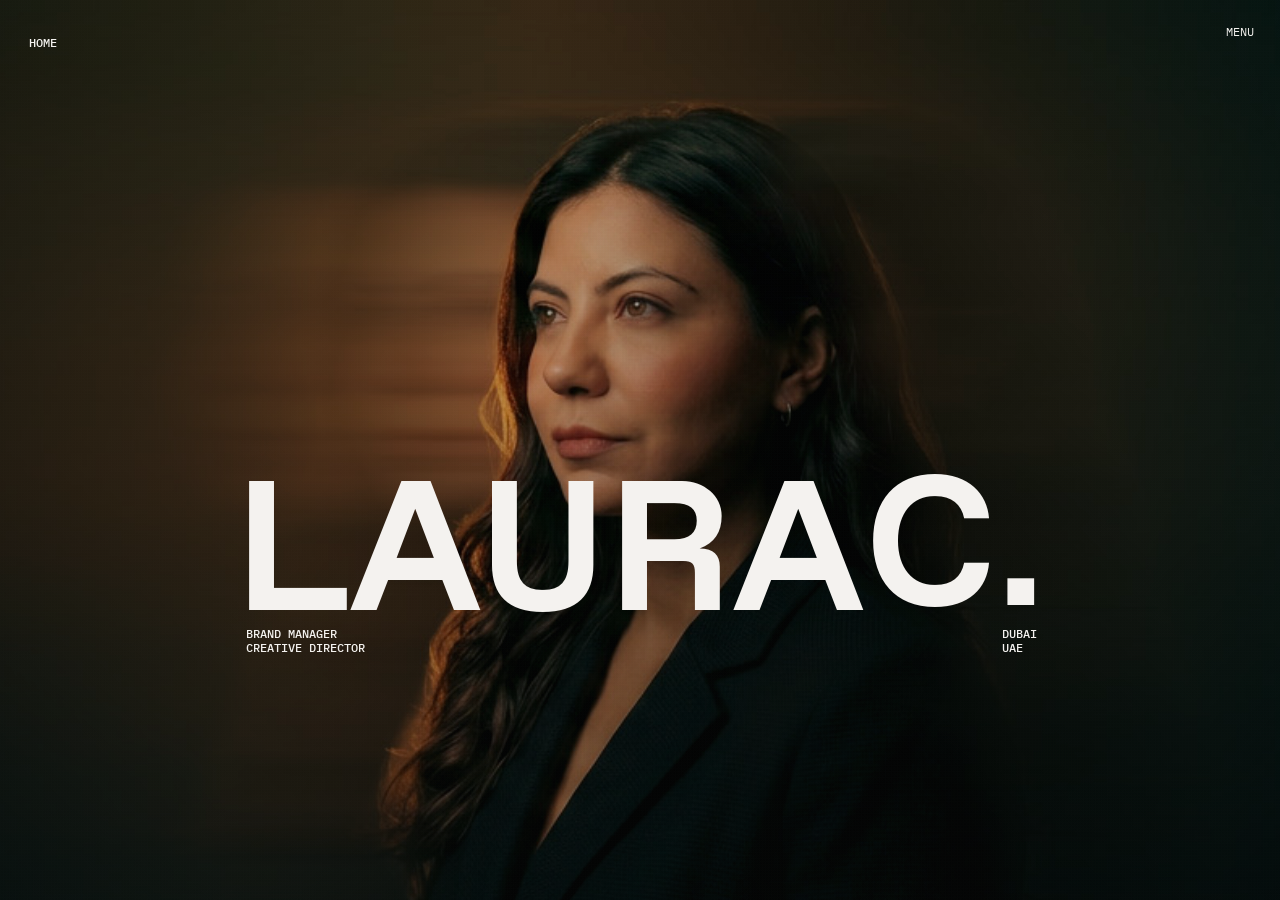
<file: index.html>
<!doctype html>
<html lang="en">
  <head>
    <meta charset="UTF-8" />
    <meta name="viewport" content="width=device-width, initial-scale=1.0" />
    <title>Laura Castellanos | Brand Manager & Creative Director</title>
    <meta
      name="description"
      content="Laura Castellanos is a Dubai-based Brand Manager and Creative Director building brand strategy, shopper marketing, UI/UX and campaign systems for growth."
    />
    <meta name="author" content="Laura Castellanos" />
    <meta name="robots" content="index, follow, max-image-preview:large" />
    <meta name="theme-color" content="#111212" />
    <link rel="canonical" href="https://lauracc.com/" />
    <meta property="og:type" content="website" />
    <meta property="og:site_name" content="Laura Castellanos" />
    <meta property="og:title" content="Laura Castellanos | Brand Manager & Creative Director" />
    <meta
      property="og:description"
      content="Dubai-based Brand Manager and Creative Director specialising in brand strategy, shopper marketing, UI/UX and commercial creative systems."
    />
    <meta property="og:url" content="https://lauracc.com/" />
    <meta property="og:image" content="https://lauracc.com/assets/images/profile/profile-laura-v2.jpg" />
    <meta name="twitter:card" content="summary_large_image" />
    <meta name="twitter:title" content="Laura Castellanos | Brand Manager & Creative Director" />
    <meta
      name="twitter:description"
      content="Brand strategy, creative direction, shopper marketing and UI/UX portfolio by Dubai-based Brand Manager Laura Castellanos."
    />
    <meta name="twitter:image" content="https://lauracc.com/assets/images/profile/profile-laura-v2.jpg" />
    <script type="application/ld+json">
      {
        "@context": "https://schema.org",
        "@graph": [
          {
            "@type": "Person",
            "@id": "https://lauracc.com/#laura-castellanos",
            "name": "Laura Castellanos",
            "url": "https://lauracc.com/",
            "image": "https://lauracc.com/assets/images/profile/profile-laura-v2.jpg",
            "email": "hi@lauracc.com",
            "jobTitle": "Brand Manager and Creative Director",
            "address": {
              "@type": "PostalAddress",
              "addressLocality": "Dubai",
              "addressCountry": "AE"
            },
            "sameAs": ["https://www.linkedin.com/in/lauracrisd99/"],
            "knowsAbout": [
              "Brand strategy",
              "Creative direction",
              "Shopper marketing",
              "UI/UX design",
              "Brand management",
              "Omnichannel marketing"
            ]
          },
          {
            "@type": "WebSite",
            "@id": "https://lauracc.com/#website",
            "url": "https://lauracc.com/",
            "name": "Laura Castellanos Portfolio",
            "description": "Brand strategy, creative direction, shopper marketing and UI/UX portfolio by Laura Castellanos.",
            "publisher": { "@id": "https://lauracc.com/#laura-castellanos" }
          },
          {
            "@type": "ProfilePage",
            "@id": "https://lauracc.com/#profile",
            "url": "https://lauracc.com/",
            "name": "Laura Castellanos Brand Manager Portfolio",
            "about": { "@id": "https://lauracc.com/#laura-castellanos" },
            "dateModified": "2026-05-05"
          },
          {
            "@type": "ItemList",
            "@id": "https://lauracc.com/#selected-projects",
            "name": "Selected brand and marketing projects",
            "itemListElement": [
              { "@type": "CreativeWork", "position": 1, "name": "Legasea", "about": "Branding and UI/UX for global maritime logistics." },
              { "@type": "CreativeWork", "position": 2, "name": "Gulftainer", "about": "UI/UX digital transformation for port and logistics operations." },
              { "@type": "CreativeWork", "position": 3, "name": "Bogota Reverdece", "about": "Branding and 360 campaign for city sustainability." },
              { "@type": "CreativeWork", "position": 4, "name": "Pianonautas", "about": "Brand identity for an online piano learning platform." },
              { "@type": "CreativeWork", "position": 5, "name": "P&G Olympic Games", "about": "Shopper marketing activation across GCC retailers." },
              { "@type": "CreativeWork", "position": 6, "name": "United for Sustainability", "about": "Sustainability shopper campaign and Guinness World Records activation." },
              { "@type": "CreativeWork", "position": 7, "name": "Samsung", "about": "Retail experience and POSM concept for Galaxy Watch." }
            ]
          },
          {
            "@type": "FAQPage",
            "@id": "https://lauracc.com/#faq",
            "mainEntity": [
              {
                "@type": "Question",
                "name": "What does Laura Castellanos specialise in?",
                "acceptedAnswer": {
                  "@type": "Answer",
                  "text": "Laura Castellanos specialises in brand strategy, creative direction, shopper marketing, UI/UX and omnichannel marketing systems for global and regional brands."
                }
              },
              {
                "@type": "Question",
                "name": "Where is Laura Castellanos based?",
                "acceptedAnswer": {
                  "@type": "Answer",
                  "text": "Laura Castellanos is based in Dubai, UAE, and has worked across regional and global brand, retail and digital projects."
                }
              }
            ]
          }
        ]
      }
    </script>
    <link rel="preconnect" href="https://fonts.googleapis.com" />
    <link rel="preconnect" href="https://fonts.gstatic.com" crossorigin />
    <link
      href="https://fonts.googleapis.com/css2?family=IBM+Plex+Mono:wght@400;500;600&family=Inter:wght@500;700;800;900&display=swap"
      rel="stylesheet"
    />
    <link
      href="https://fonts.googleapis.com/css2?family=Playfair+Display:ital,wght@0,400;0,500;0,600;0,700;1,400;1,500;1,600;1,700&display=swap"
      rel="stylesheet"
    />
    <link rel="stylesheet" href="./assets/css/styles.css?v=27" />
  </head>
  <body>
    <div class="grain" aria-hidden="true"></div>
    <div class="site-shell">
      <header class="site-header" aria-label="Site header">
        <a class="brand-mark" href="#home" aria-label="Laura C home">
          <span>HOME</span>
        </a>
        <button class="menu-toggle" type="button" aria-expanded="false" aria-controls="menu-panel">
          MENU
        </button>
      </header>

      <main>
        <section id="home" class="page page-home is-active" data-page="home" aria-labelledby="home-title">
          <div class="hero-visual" aria-hidden="true" data-lazy-bg="./assets/images/profile/profile-laura-v2.jpg" data-lazy-group="home">
            <img src="./assets/images/profile/profile-laura-v2.jpg" alt="" loading="eager" decoding="async" />
            <div class="scanline"></div>
          </div>
          <div class="hero-copy">
            <h1 id="home-title" class="hero-title" aria-label="Laura C">
              <span>LAURA</span>
              <span class="hero-last">C.</span>
            </h1>
            <p class="corner-copy hero-role">BRAND MANAGER<br />CREATIVE DIRECTOR</p>
            <p class="corner-copy hero-location">DUBAI<br />UAE</p>
          </div>
        </section>

        <section id="projects" class="page page-projects" data-page="projects" aria-labelledby="projects-title">
          <div class="stream-showcase" aria-label="Selected project showcase">
            <div class="stream-hero">
              <div class="stream-eyebrow" id="project-eyebrow">
                <span class="stream-dot" aria-hidden="true"></span>
                <span>Now browsing</span>
                <span class="stream-divider">/</span>
                <span id="project-current-title">Legasea</span>
              </div>
              <h2 id="projects-title" class="stream-title">
                <span>Brand systems</span>
                <span>built to move</span>
              </h2>
            </div>

            <div class="fan-stage" id="project-fan-stage" aria-label="Project carousel">
              <div class="fan-origin" id="project-fan"></div>
            </div>

            <div class="project-modal" id="project-modal" aria-hidden="true">
              <button class="project-modal__backdrop" id="project-modal-backdrop" type="button" aria-label="Close project"></button>
              <article class="project-modal__panel" role="dialog" aria-modal="true" aria-labelledby="project-modal-title">
                <button class="project-modal__close" id="project-modal-close" type="button" aria-label="Close project">CLOSE</button>
                <div class="project-modal__media" id="project-modal-media"></div>
                <div class="project-modal__content">
                  <p class="project-modal__label" id="project-modal-label"></p>
                  <h3 id="project-modal-title"></h3>
                  <p id="project-modal-description"></p>
                  <p class="project-modal__result" id="project-modal-result"></p>
                  <div class="project-modal__thumbs" id="project-modal-thumbs" aria-label="Project image carousel"></div>
                </div>
              </article>
            </div>

            <noscript>
              <section aria-label="Selected project summaries">
                <h3>Selected brand strategy, UI/UX and shopper marketing projects</h3>
                <article>
                  <h4>Legasea</h4>
                  <p>Branding and UI/UX for a global dry bulk logistics brand with hubs in Singapore, Dubai and Miami.</p>
                </article>
                <article>
                  <h4>Gulftainer</h4>
                  <p>UI/UX digital transformation for a global port and logistics platform across the GCC and USA.</p>
                </article>
                <article>
                  <h4>Bogota Reverdece</h4>
                  <p>Branding and 360 campaign concept for sustainable public space, transport and citizen engagement.</p>
                </article>
                <article>
                  <h4>Pianonautas</h4>
                  <p>Brand identity for a modern online piano learning platform with bold, colourful visual direction.</p>
                </article>
                <article>
                  <h4>P&amp;G Olympic Games</h4>
                  <p>Shopper marketing activation, POSM and retail experience deployed across major GCC retailers.</p>
                </article>
                <article>
                  <h4>United for Sustainability</h4>
                  <p>Environmental shopper campaign and Guinness World Records activation with Carrefour stores in the UAE.</p>
                </article>
                <article>
                  <h4>Samsung</h4>
                  <p>Retail experience and POSM concept for Samsung Galaxy Watch, connecting product features with movement and sport.</p>
                </article>
              </section>
            </noscript>
          </div>
        </section>

        <section id="about" class="page page-about" data-page="about" aria-labelledby="about-title">
          <div class="about-visual" aria-hidden="true">
            <div class="about-frame" data-lazy-bg="./assets/images/about/about-laura.jpg" data-lazy-group="about">
              <img data-src="./assets/images/about/about-laura.jpg" data-fallback="https://raw.githubusercontent.com/lauracastellanosduran/lauracc/main/assets/images/about/about-laura.jpg" data-lazy-group="about" alt="" loading="lazy" decoding="async" />
            </div>
          </div>
          <div class="about-layout">
            <article class="about-copy">
              <p class="eyebrow">Brand Manager | Expert in Marketing Strategies &amp; Creative Leadership</p>
              <div class="about-mobile-image" aria-hidden="true">
                <img data-src="./assets/images/about/about-laura.jpg" data-fallback="https://raw.githubusercontent.com/lauracastellanosduran/lauracc/main/assets/images/about/about-laura.jpg" data-lazy-group="about" alt="" loading="lazy" decoding="async" />
              </div>
              <h2 id="about-title">
                Integrating Brand Strategy, Creation &amp; Design Thinking
              </h2>
              <p>
                As a Senior Brand Manager with 9+ years of experience, I believe the most successful brands don&rsquo;t
                just look premium, they act as powerful commercial engines. I specialise in architecting omnichannel
                strategies for global leaders like P&amp;G, Coca-Cola and Diageo, as well as complex B2B enterprises.
                By blending human-centric storytelling with AI-optimised workflows, I empower cross-functional teams
                to cut delivery times by 70% while consistently driving substantial revenue growth.
              </p>
              <div class="experience-list" aria-label="Professional experience">
                <div class="experience-row">
                  <span>2024</span>
                  <span>Brand Manager</span>
                </div>
                <div class="experience-row">
                  <span>2022 - 2024</span>
                  <span>Creative Lead &amp; Key Account Manager</span>
                </div>
                <div class="experience-row">
                  <span>2019 - 2022</span>
                  <span>Creative Director</span>
                </div>
                <div class="experience-row">
                  <span>2018 - 2019</span>
                  <span>Senior Graphic Designer</span>
                </div>
                <div class="experience-row">
                  <span>2016 - 2018</span>
                  <span>Graphic Designer</span>
                </div>
              </div>
            </article>
          </div>
        </section>
      </main>
    </div>

    <aside id="menu-panel" class="menu-panel" aria-hidden="true">
      <div class="menu-art" aria-hidden="true" data-lazy-bg="./assets/images/profile/profile-laura-v2.jpg" data-lazy-group="menu">
        <img data-src="./assets/images/profile/profile-laura-v2.jpg" data-fallback="https://raw.githubusercontent.com/lauracastellanosduran/lauracc/main/assets/images/profile/profile-laura-v2.jpg" data-lazy-group="menu" alt="" loading="lazy" decoding="async" />
      </div>
      <div class="menu-content">
        <button class="menu-close" type="button">CLOSE</button>
        <a class="menu-logo" href="#home" aria-label="Laura C home">
          <span>HOME</span>
        </a>
        <nav class="main-nav" aria-label="Main navigation">
          <a href="#about" data-label="ABOUT"><span>ABOUT</span></a>
          <a href="#projects" data-label="PROJECTS"><span>PROJECTS</span></a>
          <a href="mailto:hi@lauracc.com" data-label="CONTACT"><span>CONTACT</span></a>
        </nav>
        <nav class="social-nav" aria-label="Social navigation">
          <a href="https://www.linkedin.com/in/lauracrisd99/" target="_blank" rel="noreferrer" aria-label="LinkedIn">
            <svg viewBox="0 0 24 24" aria-hidden="true">
              <path d="M6.94 8.5H3.56V20h3.38zM5.25 3A1.96 1.96 0 1 0 5.3 6.92 1.96 1.96 0 0 0 5.25 3m6.88 5.5H8.88V20h3.25v-6.05c0-1.6.3-3.15 2.28-3.15 1.95 0 1.98 1.82 1.98 3.25V20h3.25v-6.61c0-3.25-.7-5.75-4.5-5.75-1.82 0-3.04 1-3.54 1.96h-.05z" />
            </svg>
          </a>
        </nav>
      </div>
    </aside>

    <script src="./assets/js/app.js?v=26" defer></script>
  </body>
</html>
</file>
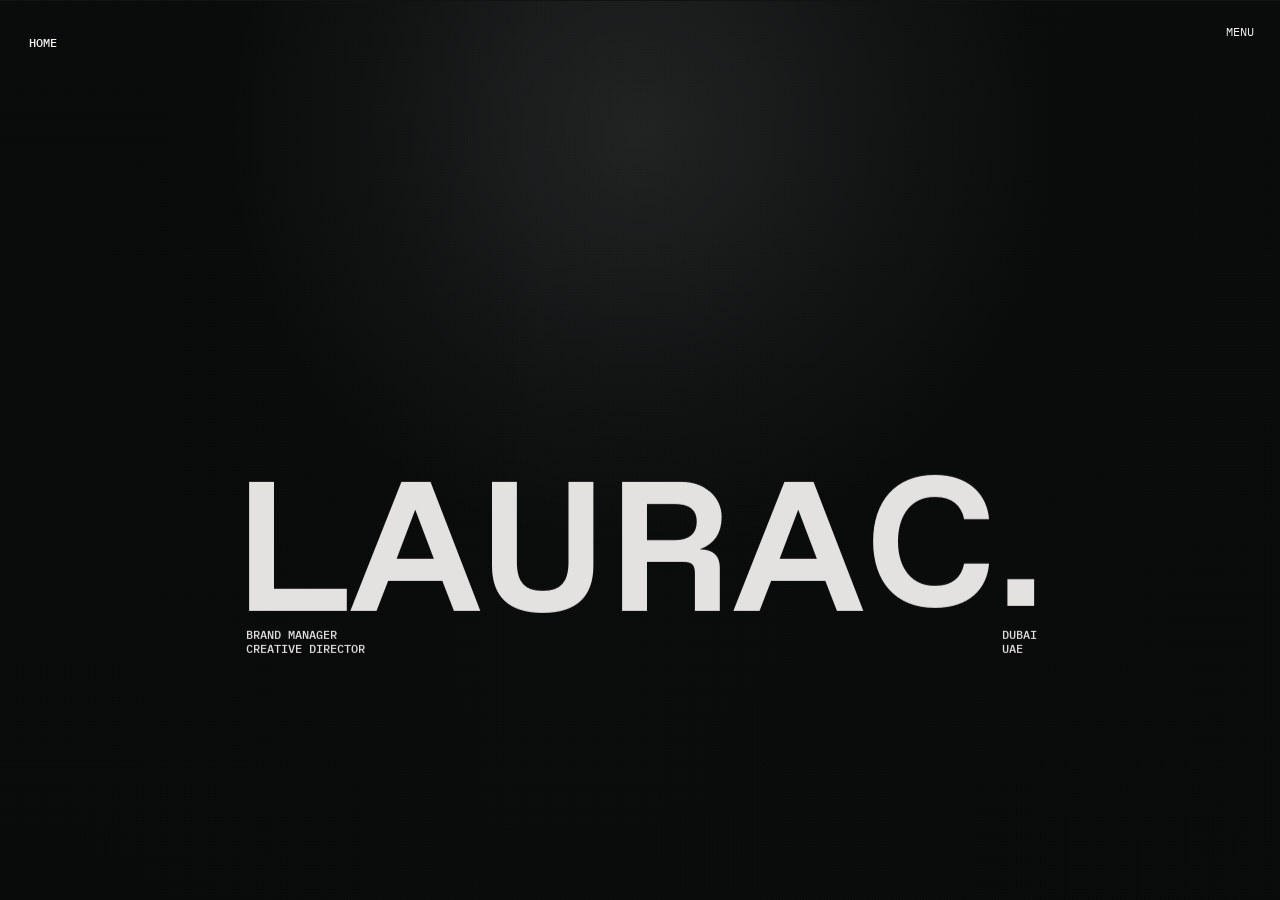
<file: about/index.html>
<!doctype html>
<html lang="en">
  <head>
    <meta charset="UTF-8" />
    <meta name="viewport" content="width=device-width, initial-scale=1.0" />
    <title>Laura Castellanos | About</title>
    <meta http-equiv="refresh" content="0; url=../index.html#about" />
    <link rel="canonical" href="https://lauracc.com/#about" />
  </head>
  <body>
    <a href="../index.html#about">Open About</a>
  </body>
</html>
</file>
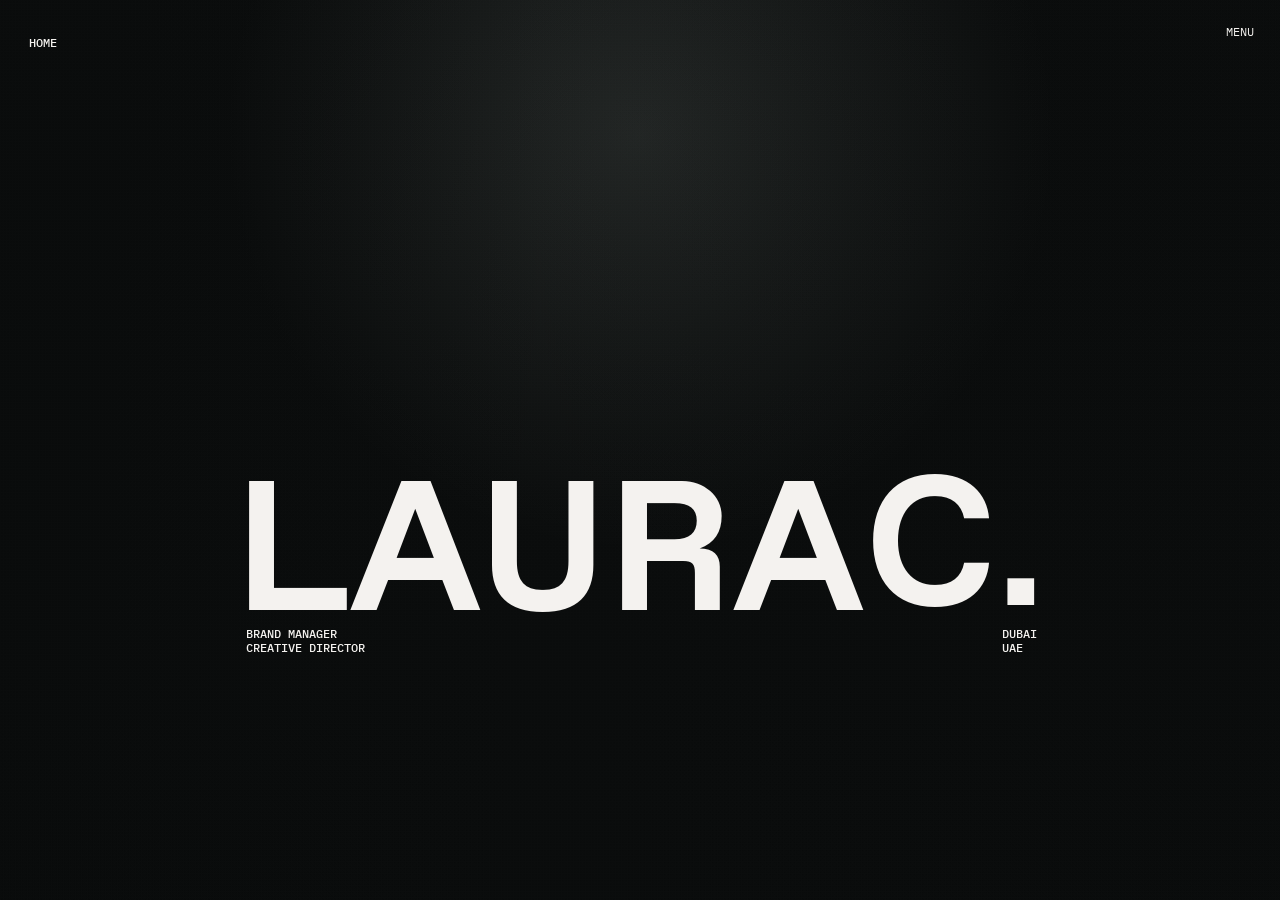
<file: projects/index.html>
<!doctype html>
<html lang="en">
  <head>
    <meta charset="UTF-8" />
    <meta name="viewport" content="width=device-width, initial-scale=1.0" />
    <title>Laura Castellanos | Projects</title>
    <meta http-equiv="refresh" content="0; url=../index.html#projects" />
    <link rel="canonical" href="https://lauracc.com/#projects" />
  </head>
  <body>
    <a href="../index.html#projects">Open Projects</a>
  </body>
</html>
</file>
<file: assets/css/styles.css>
:root {
  --bg: #101111;
  --ink: #f4f2ef;
  --muted: #bab7b0;
  --dim: #75736e;
  --line: rgba(244, 242, 239, 0.16);
  --accent: #d7e6dd;
  --mono: "IBM Plex Mono", ui-monospace, SFMono-Regular, Menlo, monospace;
  --sans: "Inter", Arial, Helvetica, sans-serif;
  --favorit: "ABCFavorit", "Inter", Arial, Helvetica, sans-serif;
}

@font-face {
  font-family: "ABCFavorit";
  src: url("../fonts/ABCFavorit-Bold-Trial.otf") format("opentype");
  font-weight: 700;
  font-style: normal;
  font-display: swap;
}

* {
  box-sizing: border-box;
}

html {
  scroll-behavior: smooth;
}

body {
  margin: 0;
  min-height: 100vh;
  overflow: hidden;
  background: var(--bg);
  color: var(--ink);
  font-family: var(--sans);
}

a,
button {
  color: inherit;
}

button {
  font: inherit;
}

.grain {
  position: fixed;
  inset: 0;
  z-index: 20;
  pointer-events: none;
  opacity: 0.18;
  mix-blend-mode: overlay;
  background-image:
    linear-gradient(rgba(255, 255, 255, 0.05) 1px, transparent 1px),
    linear-gradient(90deg, rgba(255, 255, 255, 0.04) 1px, transparent 1px);
  background-size: 3px 3px;
}

.site-shell,
main,
.page {
  min-height: 100vh;
}

.site-header {
  position: fixed;
  inset: 0 0 auto;
  z-index: 30;
  display: flex;
  align-items: flex-start;
  justify-content: space-between;
  padding: clamp(18px, 2vw, 28px);
  pointer-events: none;
}

.brand-mark,
.menu-logo {
  display: inline-flex;
  align-items: center;
  justify-content: center;
  min-width: 34px;
  min-height: 34px;
  pointer-events: auto;
  text-decoration: none;
  font-family: var(--mono);
  font-size: 12px;
  font-weight: 500;
  line-height: 1;
  letter-spacing: 0;
  text-transform: uppercase;
}

.brand-mark svg,
.menu-logo svg {
  width: 26px;
  height: 26px;
  fill: var(--ink);
}

.brand-mark span,
.menu-logo span {
  display: inline-block;
}

.menu-toggle,
.menu-close {
  border: 0;
  padding: 0;
  background: transparent;
  font-family: var(--mono);
  font-size: 12px;
  letter-spacing: 0;
  line-height: 1;
  cursor: pointer;
  pointer-events: auto;
}

.page {
  position: fixed;
  inset: 0;
  display: grid;
  opacity: 0;
  visibility: hidden;
  transform: translateY(18px);
  transition:
    opacity 420ms ease,
    transform 520ms ease,
    visibility 420ms ease;
}

.page.is-active {
  opacity: 1;
  visibility: visible;
  transform: translateY(0);
}

.page-home {
  overflow: hidden;
  place-items: center;
  padding: clamp(24px, 5vw, 78px);
  background:
    radial-gradient(circle at 50% 15%, rgba(215, 230, 221, 0.14), transparent 26rem),
    #0b0d0d;
}

.hero-visual {
  position: absolute;
  inset: 0;
  overflow: hidden;
}

.hero-visual img {
  position: absolute;
  inset: -18% -4% 0;
  width: 108%;
  height: 128%;
  object-fit: cover;
  object-position: 50% 20%;
  filter: contrast(1.03) saturate(1.04);
  transform: scale(1.08);
}

.hero-visual::before {
  content: "";
  position: absolute;
  z-index: 1;
  top: -20%;
  right: 0;
  left: 0;
  height: 120%;
  background:
    linear-gradient(90deg, rgba(8, 10, 10, 0.42), rgba(8, 10, 10, 0.02) 42%, rgba(8, 10, 10, 0.24)),
    linear-gradient(180deg, rgba(8, 10, 10, 0.04), rgba(8, 10, 10, 0.42));
  pointer-events: none;
}

.scanline {
  display: none;
}

.hero-copy {
  position: relative;
  z-index: 2;
  display: grid;
  grid-template-columns: max-content max-content;
  column-gap: 0.08em;
  align-items: baseline;
  justify-items: start;
  margin: calc(18vh + clamp(48px, 7vh, 82px)) 0 0;
  max-width: 92vw;
}

.hero-title {
  grid-column: 1 / -1;
  display: contents;
  margin: 0;
}

.hero-title span {
  font-family: var(--favorit);
  font-size: clamp(4.8rem, 14.4vw, 13.8rem);
  font-weight: 700;
  line-height: 0.78;
  letter-spacing: 0;
  text-transform: none;
  white-space: nowrap;
}

.hero-title span:first-child {
  transform: translateY(0.025em);
}

.corner-copy,
.section-kicker,
.eyebrow,
.project-number,
.featured,
.project-filters {
  font-family: var(--mono);
  font-size: 12px;
  font-weight: 500;
  line-height: 1.2;
  letter-spacing: 0;
}

.corner-copy {
  position: absolute;
  z-index: 3;
  bottom: clamp(26px, 6vw, 82px);
  margin: 0;
}

.corner-left {
  left: clamp(24px, 9vw, 180px);
}

.corner-right {
  right: clamp(24px, 10vw, 190px);
}

.hero-role {
  position: relative;
  z-index: 3;
  grid-column: 1;
  margin: 14px 0 0 0.99em;
  bottom: auto;
  left: auto;
}

.hero-location {
  position: relative;
  z-index: 3;
  grid-column: 2;
  justify-self: end;
  margin: 14px 5% 0 0;
  bottom: auto;
  left: auto;
}

.page-projects {
  overflow: hidden;
  padding: 0;
  background:
    radial-gradient(circle at 50% 35%, rgba(244, 242, 239, 0.08), transparent 32rem),
    #111212;
  cursor: auto;
}

.stream-showcase {
  position: relative;
  min-height: 100dvh;
  height: 100dvh;
  overflow: hidden;
  color: var(--ink);
}

.stream-hero {
  position: relative;
  z-index: 12;
  display: grid;
  justify-items: center;
  padding: clamp(68px, 11dvh, 104px) 18px 0;
  text-align: center;
  pointer-events: none;
}

.stream-eyebrow {
  display: inline-flex;
  align-items: center;
  gap: 9px;
  min-height: 28px;
  border: 1px solid rgba(244, 242, 239, 0.14);
  border-radius: 999px;
  padding: 0 12px;
  background: rgba(16, 17, 17, 0.42);
  color: rgba(244, 242, 239, 0.68);
  font-family: var(--mono);
  font-size: 10px;
  font-weight: 500;
  letter-spacing: 0.08em;
  text-transform: uppercase;
  backdrop-filter: blur(12px);
}

.stream-eyebrow span:last-child {
  color: var(--ink);
  letter-spacing: 0;
  text-transform: none;
}

.stream-dot {
  width: 6px;
  height: 6px;
  border-radius: 999px;
  background: var(--ink);
  box-shadow: 0 0 0 5px rgba(244, 242, 239, 0.08);
}

.stream-divider {
  color: rgba(244, 242, 239, 0.24);
}

.stream-title {
  display: grid;
  margin: 14px 0 0;
  font-family: var(--favorit);
  font-size: clamp(4.6rem, 10.8vw, 10.2rem);
  font-weight: 700;
  line-height: 0.78;
  letter-spacing: 0;
  text-transform: none;
}

.fan-stage {
  position: absolute;
  inset: 0;
  z-index: 8;
  cursor: grab;
  touch-action: pan-y;
}

.fan-stage.is-dragging {
  cursor: grabbing;
}

.fan-origin {
  position: absolute;
  left: 50%;
  top: 59%;
  width: 0;
  height: 0;
}

.fan-card {
  position: absolute;
  width: min(35vw, 380px);
  height: min(47vw, 520px);
  min-width: 250px;
  min-height: 360px;
  margin-left: calc(min(35vw, 380px) / -2);
  margin-top: calc(min(47vw, 520px) / -2);
  transform-origin: 50% 230%;
  will-change: transform, opacity, filter;
}

.fan-card__inner {
  position: absolute;
  inset: 0;
  display: grid;
  grid-template-rows: minmax(0, 1.28fr) auto;
  overflow: hidden;
  border: 1px solid rgba(244, 242, 239, 0.14);
  border-radius: 16px;
  background: #191a1a;
  box-shadow: 0 30px 80px rgba(0, 0, 0, 0.32);
}

.fan-card__media,
.project-modal__media {
  position: relative;
  overflow: hidden;
  background:
    linear-gradient(135deg, rgba(244, 242, 239, 0.14), rgba(244, 242, 239, 0.02)),
    repeating-linear-gradient(90deg, rgba(244, 242, 239, 0.07) 0 1px, transparent 1px 18px),
    #101111;
}

.fan-card__cover,
.project-modal__slot img,
.project-modal__thumb img {
  display: block;
  width: 100%;
  height: 100%;
  object-fit: cover;
}

.fan-card__cover {
  transform: scale(1.02);
  transition: transform 420ms ease, opacity 320ms ease;
}

.fan-card[data-slug="samsung"] .fan-card__cover {
  object-position: 50% 18%;
}

.fan-card.is-center .fan-card__cover {
  transform: scale(1);
}

.fan-card__slots,
.project-modal__slots {
  display: flex;
  height: 100%;
  transform: translateX(calc(var(--slide, 0) * -100%));
  transition: transform 360ms ease;
}

.fan-card__slot,
.project-modal__slot {
  position: relative;
  flex: 0 0 100%;
  display: grid;
  place-items: center;
  color: rgba(244, 242, 239, 0.42);
  font-family: var(--mono);
  font-size: 10px;
  letter-spacing: 0.08em;
  text-align: center;
  text-transform: uppercase;
}

.project-modal__nav {
  position: absolute;
  inset: auto auto 18px 50%;
  transform: translateX(-50%);
  display: flex;
  gap: 10px;
  z-index: 2;
}

.project-modal__nav button {
  display: grid;
  place-items: center;
  width: 36px;
  height: 36px;
  border: 1px solid rgba(244, 242, 239, 0.18);
  border-radius: 999px;
  background: rgba(16, 17, 17, 0.72);
  color: var(--ink);
  cursor: pointer;
}

.fan-card__copy {
  position: relative;
  z-index: 2;
  display: grid;
  gap: 8px;
  padding: 18px;
  background: linear-gradient(180deg, rgba(16, 17, 17, 0.18), rgba(16, 17, 17, 0.94));
}

.fan-card__copy h3 {
  margin: 0;
  font-size: clamp(1.04rem, 1.68vw, 1.88rem);
  font-weight: 900;
  line-height: 0.9;
  letter-spacing: 0;
  text-transform: uppercase;
  overflow-wrap: normal;
  word-break: normal;
}

.fan-card__copy p {
  margin: 0;
}

.fan-card__meta,
.project-modal__label,
.project-modal__result {
  font-family: var(--mono);
  font-size: 10px;
  font-weight: 500;
  line-height: 1.3;
  letter-spacing: 0.08em;
  text-transform: uppercase;
  color: rgba(244, 242, 239, 0.58);
}

.project-modal__result {
  text-transform: none;
}

.project-modal {
  position: fixed;
  inset: 0;
  z-index: 80;
  display: grid;
  place-items: center;
  opacity: 0;
  pointer-events: none;
  transition: opacity 240ms ease;
}

.project-modal.is-open {
  opacity: 1;
  pointer-events: auto;
}

.project-modal__backdrop {
  position: absolute;
  inset: 0;
  border: 0;
  background: rgba(16, 17, 17, 0.82);
  backdrop-filter: blur(12px);
}

.project-modal__panel {
  position: relative;
  z-index: 1;
  display: grid;
  grid-template-columns: minmax(300px, 0.95fr) minmax(320px, 0.8fr);
  width: min(1180px, calc(100vw - 32px));
  max-height: 92dvh;
  overflow: auto;
  border: 1px solid rgba(244, 242, 239, 0.14);
  border-radius: 18px;
  background: #111212;
  box-shadow: 0 40px 120px rgba(0, 0, 0, 0.58);
}

.project-modal__close {
  position: absolute;
  top: 18px;
  right: 18px;
  z-index: 4;
  border: 0;
  background: transparent;
  color: var(--ink);
  cursor: pointer;
  font-family: var(--mono);
  font-size: 11px;
}

.project-modal__media {
  min-height: min(72dvh, 720px);
}

.project-modal__content {
  display: grid;
  align-content: center;
  gap: 18px;
  padding: clamp(28px, 4vw, 54px);
}

.project-modal__content h3 {
  margin: 0;
  font-size: clamp(1.5rem, 3.4vw, 3.5rem);
  font-weight: 900;
  line-height: 0.86;
  letter-spacing: 0;
  text-transform: uppercase;
}

.project-modal__content p {
  margin: 0;
  color: var(--muted);
  font-size: clamp(0.8rem, 1.2vw, 1.02rem);
  line-height: 1.45;
}

.project-modal__thumbs {
  display: grid;
  grid-template-columns: repeat(5, minmax(0, 1fr));
  gap: 8px;
  margin-top: 8px;
}

.project-modal__thumb {
  aspect-ratio: 1;
  border: 1px solid rgba(244, 242, 239, 0.14);
  border-radius: 8px;
  overflow: hidden;
  padding: 0;
  background: rgba(244, 242, 239, 0.04);
  color: rgba(244, 242, 239, 0.48);
  cursor: pointer;
  font-family: var(--mono);
  font-size: 10px;
}

.project-modal__thumb img {
  opacity: 0.62;
  transition: opacity 200ms ease, transform 240ms ease;
}

.project-modal__thumb.is-active {
  border-color: rgba(244, 242, 239, 0.64);
  color: var(--ink);
}

.project-modal__thumb.is-active img {
  opacity: 1;
  transform: scale(1.04);
}

.page-about {
  overflow-y: auto;
  padding: min(16vh, 150px) clamp(18px, 5vw, 78px) 50px;
  background:
    linear-gradient(90deg, rgba(16, 17, 17, 0.9) 0 34%, transparent 34%),
    radial-gradient(circle at 22% 44%, rgba(215, 230, 221, 0.13), transparent 28rem),
    #121313;
}

.about-layout {
  position: relative;
  z-index: 2;
  display: grid;
  grid-template-columns: minmax(180px, 0.55fr) minmax(320px, 1fr);
  gap: clamp(30px, 8vw, 130px);
  align-items: start;
}

.about-visual {
  position: absolute;
  inset: 0 auto 0 0;
  width: min(42vw, 650px);
  opacity: 0.62;
  pointer-events: none;
}

.about-frame {
  position: absolute;
  left: clamp(18px, 4vw, 70px);
  bottom: 8vh;
  width: min(31vw, 430px);
  aspect-ratio: 0.8;
  overflow: hidden;
  border: 1px solid rgba(244, 242, 239, 0.08);
  filter: grayscale(0.9) contrast(1.1) saturate(0.7);
  clip-path: inset(0);
}

.about-frame img {
  display: block;
  width: 100%;
  height: 100%;
  object-fit: cover;
}

.about-frame::after {
  content: "";
  position: absolute;
  inset: 0;
  background: linear-gradient(90deg, rgba(8, 10, 10, 0.55), rgba(8, 10, 10, 0.1) 44%, rgba(8, 10, 10, 0.75));
  pointer-events: none;
}

.about-mobile-image {
  display: none;
}

.about-copy {
  grid-column: 2;
  max-width: 880px;
}

.eyebrow,
.project-number {
  margin: 0;
  color: var(--muted);
}

.about-copy h2 {
  margin: 18px 0 44px;
  font-size: clamp(2.8rem, 7.2vw, 8.2rem);
  font-weight: 900;
  line-height: 0.88;
  letter-spacing: 0;
}

.about-copy p:not(.eyebrow) {
  max-width: 780px;
  color: var(--ink);
  font-size: clamp(0.84rem, 1.54vw, 1.5rem);
  font-weight: 400;
  line-height: 1.35;
}

.experience-list {
  display: grid;
  margin-top: clamp(42px, 7dvh, 86px);
  border-top: 1px solid rgba(244, 242, 239, 0.18);
}

.experience-row {
  display: grid;
  grid-template-columns: minmax(150px, 0.38fr) minmax(260px, 1fr);
  gap: clamp(24px, 6vw, 96px);
  align-items: baseline;
  min-height: clamp(70px, 9dvh, 96px);
  border-bottom: 1px solid rgba(244, 242, 239, 0.18);
}

.experience-row span:first-child {
  color: var(--ink);
  font-size: clamp(0.84rem, 1.54vw, 1.5rem);
  line-height: 1.35;
  white-space: nowrap;
}

.experience-row span:last-child {
  color: var(--ink);
  font-size: clamp(0.84rem, 1.54vw, 1.5rem);
  line-height: 1.35;
}

.menu-panel {
  position: fixed;
  inset: 0;
  z-index: 50;
  display: grid;
  grid-template-columns: minmax(0, 1.9fr) minmax(420px, 0.9fr);
  background: #101111;
  opacity: 0;
  visibility: hidden;
  transform: translateY(-12px);
  transition:
    opacity 280ms ease,
    transform 420ms ease,
    visibility 280ms ease;
}

.menu-panel.is-open {
  opacity: 1;
  visibility: visible;
  transform: translateY(0);
}

.menu-art {
  position: relative;
  overflow: hidden;
  min-height: 100vh;
  background: #101111;
}

.menu-art img {
  display: block;
  width: 100%;
  height: 100%;
  min-height: 100vh;
  object-fit: cover;
  filter: grayscale(1) contrast(1.05) saturate(0.68);
}

.menu-art::after {
  content: "";
  position: absolute;
  inset: 0;
  background: linear-gradient(90deg, rgba(8, 10, 10, 0.2), rgba(8, 10, 10, 0.78));
  pointer-events: none;
}

.menu-content {
  position: relative;
  min-height: 100vh;
  padding: clamp(22px, 5vw, 68px);
  display: grid;
  align-content: center;
  gap: clamp(82px, 12vh, 136px);
}

.menu-close {
  position: absolute;
  top: clamp(18px, 2vw, 28px);
  right: clamp(18px, 2vw, 28px);
}

.menu-logo {
  justify-self: start;
}

.main-nav,
.social-nav {
  display: grid;
}

.main-nav {
  gap: clamp(18px, 2.4vh, 28px);
}

.main-nav a {
  position: relative;
  display: inline-grid;
  overflow: hidden;
  width: max-content;
  padding-block: 0.08em;
  text-decoration: none;
  font-size: clamp(2.4rem, 4.2vw, 5.2rem);
  font-weight: 900;
  line-height: 0.92;
  letter-spacing: 0.04em;
  text-transform: uppercase;
  transition: color 220ms ease;
}

.main-nav a::after {
  content: attr(data-label);
  position: absolute;
  inset: 0 auto auto 0;
  transform: translateY(112%);
  transform-origin: 50% 50%;
  color: #faa950;
  transition: transform 340ms cubic-bezier(0.22, 1, 0.36, 1);
}

.main-nav a span {
  display: inline-block;
  transition: transform 340ms cubic-bezier(0.22, 1, 0.36, 1);
}

.main-nav a:hover,
.main-nav a:focus-visible {
  color: #faa950;
}

.main-nav a:hover span,
.main-nav a:focus-visible span {
  transform: translateY(-112%);
}

.main-nav a:hover::after,
.main-nav a:focus-visible::after {
  transform: translateY(0);
}

.social-nav {
  justify-items: start;
}

.social-nav a {
  display: inline-flex;
  align-items: center;
  justify-content: center;
  width: 34px;
  height: 34px;
  text-decoration: none;
  transition: transform 220ms ease, opacity 220ms ease;
}

.social-nav svg {
  width: 22px;
  height: 22px;
  fill: var(--ink);
  transition: fill 220ms ease;
}

.social-nav a:hover,
.social-nav a:focus-visible {
  transform: translateY(-2px);
}

.social-nav a:hover svg,
.social-nav a:focus-visible svg {
  fill: #faa950;
}

@media (max-width: 980px) {
  body {
    overflow: auto;
  }

  .page {
    position: absolute;
    min-height: 100svh;
  }

  .hero-copy {
    margin-top: calc(18vh + clamp(48px, 7vh, 82px));
  }

  .hero-title span {
    font-size: clamp(4.8rem, 18vw, 9.6rem);
  }

  .hero-role {
    margin: 14px 0 0 0.99em;
  }

  .corner-right {
    right: auto;
    left: clamp(24px, 9vw, 180px);
    bottom: 86px;
  }

  .page-projects {
    padding: 0;
  }

  .stream-hero {
    padding-top: 82px;
  }

  .stream-title {
    font-size: clamp(2.72rem, 12vw, 5.28rem);
  }

  .fan-origin {
    top: 61%;
  }

  .fan-card {
    width: min(72vw, 320px);
    height: min(92vw, 430px);
    min-width: 220px;
    min-height: 320px;
    margin-left: calc(min(72vw, 320px) / -2);
    margin-top: calc(min(92vw, 430px) / -2);
    transform-origin: 50% 190%;
  }

  .fan-card__copy h3 {
    font-size: clamp(1.06rem, 5.6vw, 1.9rem);
  }

  .project-modal__panel {
    grid-template-columns: 1fr;
    width: calc(100vw - 24px);
  }

  .project-modal__media {
    min-height: 42dvh;
  }

  .project-modal__nav {
    bottom: 12px;
  }

  .experience-row {
    grid-template-columns: 1fr;
    gap: 10px;
    align-items: start;
    padding: 22px 0;
  }

  .project-card {
    grid-template-columns: 1fr;
    align-content: start;
  }

  .project-grid {
    min-height: 760px;
  }

  .project-image {
    min-height: 310px;
  }

  .about-layout {
    grid-template-columns: 1fr;
  }

  .about-copy {
    grid-column: 1;
  }

  .about-visual {
    display: none;
  }

  .about-mobile-image {
    display: block;
    width: min(68vw, 320px);
    aspect-ratio: 0.8;
    margin: 24px 0 28px;
    overflow: hidden;
    border: 1px solid rgba(244, 242, 239, 0.08);
    filter: grayscale(0.9) contrast(1.1) saturate(0.7);
  }

  .about-mobile-image img {
    display: block;
    width: 100%;
    height: 100%;
    object-fit: cover;
  }

  .menu-panel {
    grid-template-columns: 1fr;
  }

  .menu-art {
    position: absolute;
    inset: 0;
    opacity: 0.42;
  }
}

@media (max-width: 620px) {
  .site-header {
    padding: 18px;
  }

  .brand-mark,
  .menu-logo {
    min-width: 34px;
    min-height: 34px;
  }

  .page-home {
    place-items: center;
    padding: 0 18px;
  }

  .hero-copy {
    margin-top: 18vh;
  }

  .hero-role {
    transform: translateX(-7vw);
  }

  .hero-title span {
    font-size: clamp(4.2rem, 18vw, 6rem);
  }

  .corner-copy {
    font-size: 11px;
    left: 18px;
  }

  .corner-left {
    bottom: 24px;
  }

  .corner-right {
    bottom: 74px;
  }

  .hero-role {
    margin: 10px 0 0 0.99em;
  }

  .hero-location {
    margin: 10px 5% 0 0;
  }

  .project-filters {
    display: grid;
  }

  .project-grid {
    min-height: 760px;
  }

  .project-copy h2,
  .about-copy h2 {
    font-size: clamp(2.8rem, 16vw, 5rem);
  }

  .project-image {
    min-height: 250px;
    box-shadow: 18px -18px 0 rgba(255, 255, 255, 0.04);
  }

  .page-about {
    padding-top: 112px;
  }

  .about-copy p:not(.eyebrow) {
    font-size: 1.18rem;
    line-height: 1.32;
  }

  .menu-content {
    padding: 78px 28px 34px;
    gap: 82px;
  }

}

@media (prefers-reduced-motion: reduce) {
  *,
  *::before,
  *::after {
    animation-duration: 1ms !important;
    scroll-behavior: auto !important;
    transition-duration: 1ms !important;
  }
}
</file>
